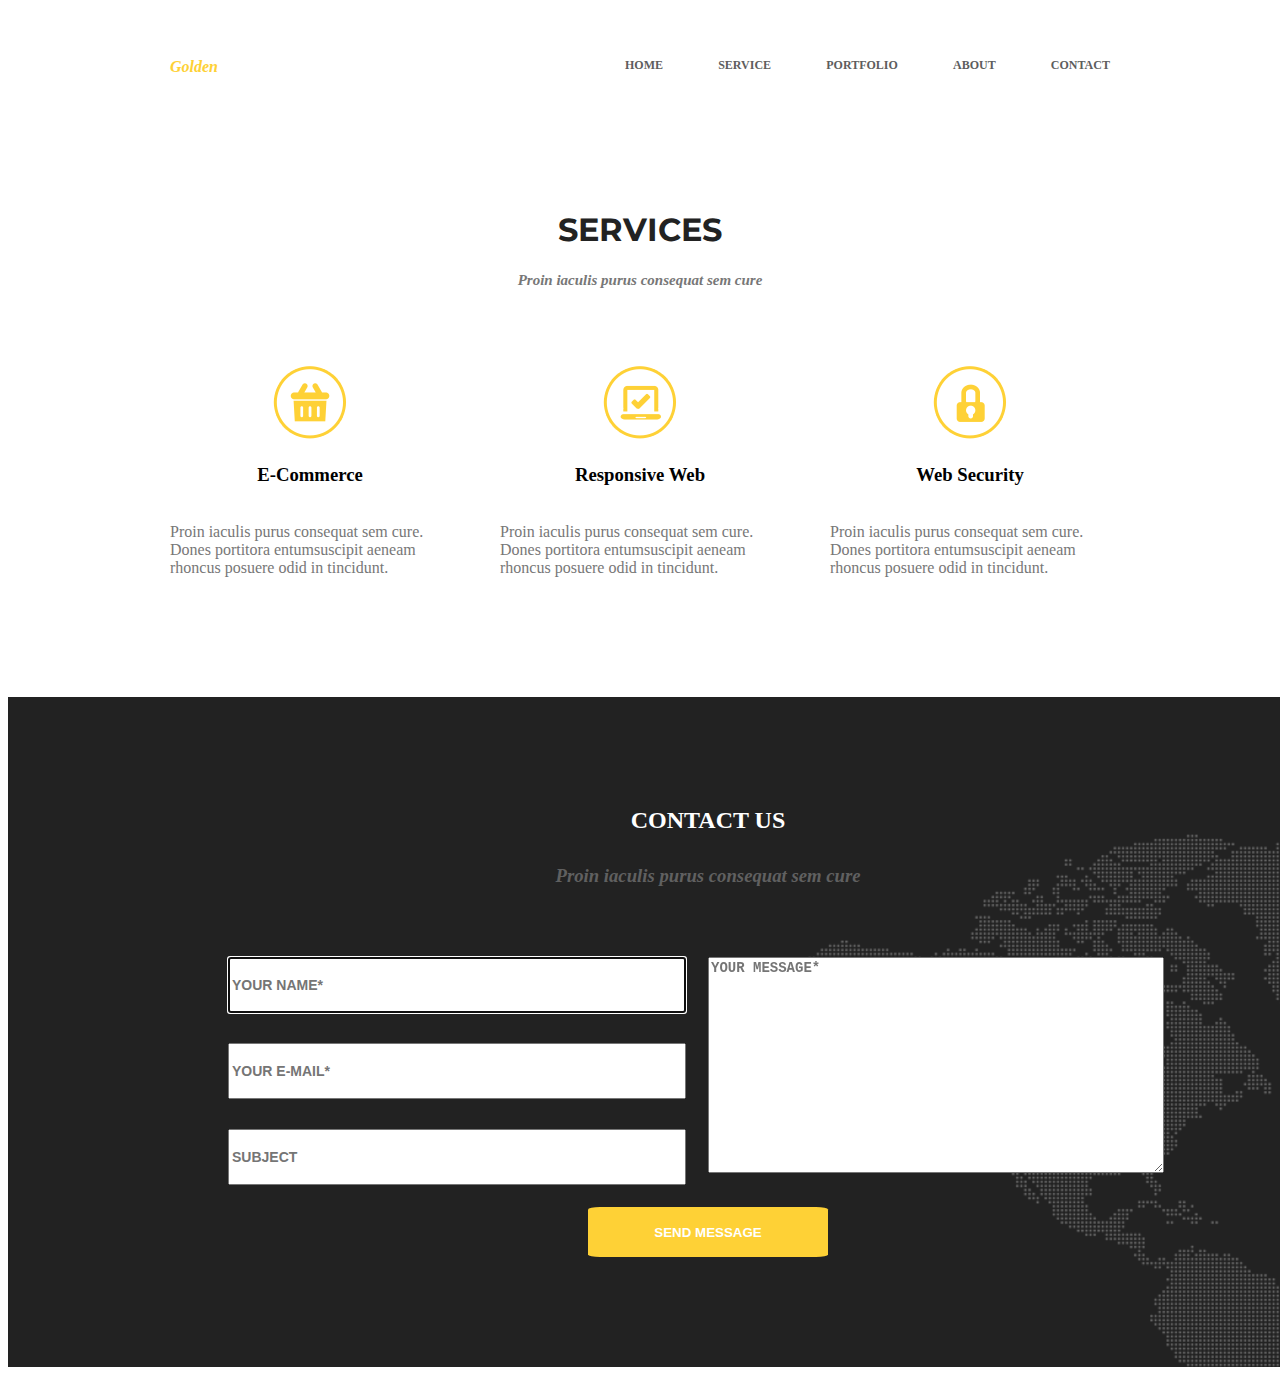
<file: module_7/index.html>
<!DOCTYPE html>
<html lang="en">
  <head>
    <meta charset="UTF-8" />
    <meta http-equiv="X-UA-Compatible" content="IE=edge" />
    <meta name="viewport" content="width= , initial-scale=1.0" />
    <link href="index.css" rel="stylesheet" type="text/css" />
    <link rel="preconnect" href="https://fonts.googleapis.com">
    <link rel="preconnect" href="https://fonts.gstatic.com" crossorigin>
    <link href="https://fonts.googleapis.com/css2?family=Anton&family=M+PLUS+1p:wght@300;400;700&family=Montserrat:wght@700&display=swap" rel="stylesheet"> 
    <title>Document</title>
  </head>

  <body>
    <header class="main-header">
      <a class="logo">Golden</a>
      <ul class="header-nav-list">
        <li class="header-nav-item"><a href="#home">HOME</a></li>
        <li class="header-nav-item"><a href="#service">SERVICE</a></li>
        <li class="header-nav-item"><a href="#portfolio">PORTFOLIO</a></li>
        <li class="header-nav-item"><a href="#about">ABOUT</a></li>
        <li class="header-nav-item"><a href="#contact">CONTACT</a></li>
      </ul>
    </header>

    <main class="main-content">
    
      <h2 class="title1">SERVICES</h2>
      <h3 class="title2">Proin iaculis purus consequat sem cure</h3>
      <ul class="main-nav-list">
        <li class="list">
          <div class="icon">
          <img class="circle" src="img/Circle-2.png" alt="">
          <img class="pin" src="img/Icon-Basket.png" alt="">
        </div>
          <h3>E-Commerce</h3>
          <p>Proin iaculis purus consequat sem cure. Dones portitora entumsuscipit aeneam rhoncus posuere odid in tincidunt.</p>
        </li>
        <li class="list">
          <div class="icon">
          <img class="circle" src="img/Circle-2.png" alt="">
          <img class="pin" src="img/Icon-Laptop.png" alt="">
        </div>
          <h3>Responsive Web</h3>
          <p>Proin iaculis purus consequat sem cure. Dones portitora entumsuscipit aeneam rhoncus posuere odid in tincidunt.</p>
        </li>
        <li class="list">
          <div class="icon">
          <img class="circle" src="img/Circle-2.png" alt="">
          <img class="pin" src="img/Icon-Locked.png" alt="">
        </div>
          <h3>Web Security</h3>
          <p>Proin iaculis purus consequat sem cure. Dones portitora entumsuscipit aeneam rhoncus posuere odid in tincidunt.</p>
        </li>
       </ul>
  
  <footer class="box">
    
    <form action="#" class="profile-form" method="get">
      <h2>CONTACT US</h2>
      <h3>Proin iaculis purus consequat sem cure</h3>
      <section class="section">
      
          <div class="form-send">
            <input
              type="text"
              placeholder="YOUR NAME*"
              autofocus
              name="user_name"
              required
            />
            <input
              type="email"
              placeholder="YOUR E-MAIL*"
              autofocus
              name="user_email"
              required
            />
            <input type="text" placeholder="SUBJECT" name="subject" />
          </div>
     
          <div class="text-send">
            <textarea
              name="description"
              placeholder="YOUR MESSAGE*"
              id=""
              cols="30"
              rows="10"
              required
            ></textarea>
         </div>
      </section>
      <button class="send" type="submit">SEND MESSAGE</button>
    </form>
  </footer>
</body>
</html>

<!--     
    <form action="#">
      <input type="text" name="my-name" placeholder="введи имя" required />
      <input type="submit" />
    </form> -->

<!-- <textarea
      name="textarea"
      id=""
      cols="30"
      rows="5"
      placeholder="Напишите здесь свой отзыв"
    ></textarea> -->

<!-- <label for="">
      <input
        type="password"
        name="mypass"
        placeholder="Введите пароль"
        maxlength="5"
        minlength="3"
        required
      />
    </label> -->

<!-- <label>
      <input
        type="email"
        name="my-email"
        size="42"
        placeholder="write yours email"
        required
      />
    </label> -->

<!-- <form class="db-label" action="#" method="GET">
      <h5>Выбирите один цвет:</h5>
      <label>
        red
        <input name="color" value="red" type="radio" />
      </label>
      <label for="">
        green
        <input name="color" value="green" checked type="radio" />
      </label>
      <input value="send" type="submit" />
    </form> -->

<!-- <label> выбирите дату <input type="date" name="mydate" /> </label>

    <label for=""
      >введите номер телефона
      <input type="tel" name="my-tel" maxlength="13" />
    </label>

    <label for="">
      введите число
      <input type="range" name="my-number" max="3.5" min="-3.5" step=".25" />
    </label> -->

<!-- <form action="">
      <section class="section">
        <h2>City</h2>
        <select name="city" id="">
          <option value="">Vinnitsia</option>
          <option value="">Kyev</option>
          <option value="">Odessa</option>
        </select>
      </section>
      <button type="submit">Sigh up</button>
      <button type="reset">Clear form</button>
    </form> -->

<!-- <form action="#" class="profile-form" method="get">
      <section class="section custom">
        <h2>Custom checkboxes</h2>
        <ul class="custom-list">
          <li>
            <input
              class="visually-hidden"
              type="checkbox"
              name="custom_check"
              id="custom_check_1"
            />
            <label for="custom_check_1">custom check 1</label>
          </li>
          <li>
            <input
              class="visually-hidden"
              type="checkbox"
              name="custom_check"
              id="custom_check_2"
            />
            <label for="custom_check_2">custom check 2</label>
          </li>
          <li>
            <input
              class="visually-hidden"
              type="checkbox"
              name="custom_check"
              id="custom_check_3"
            />
            <label for="custom_check_3">custom check 3</label>
          </li>
        </ul>
      </section> -->
</file>
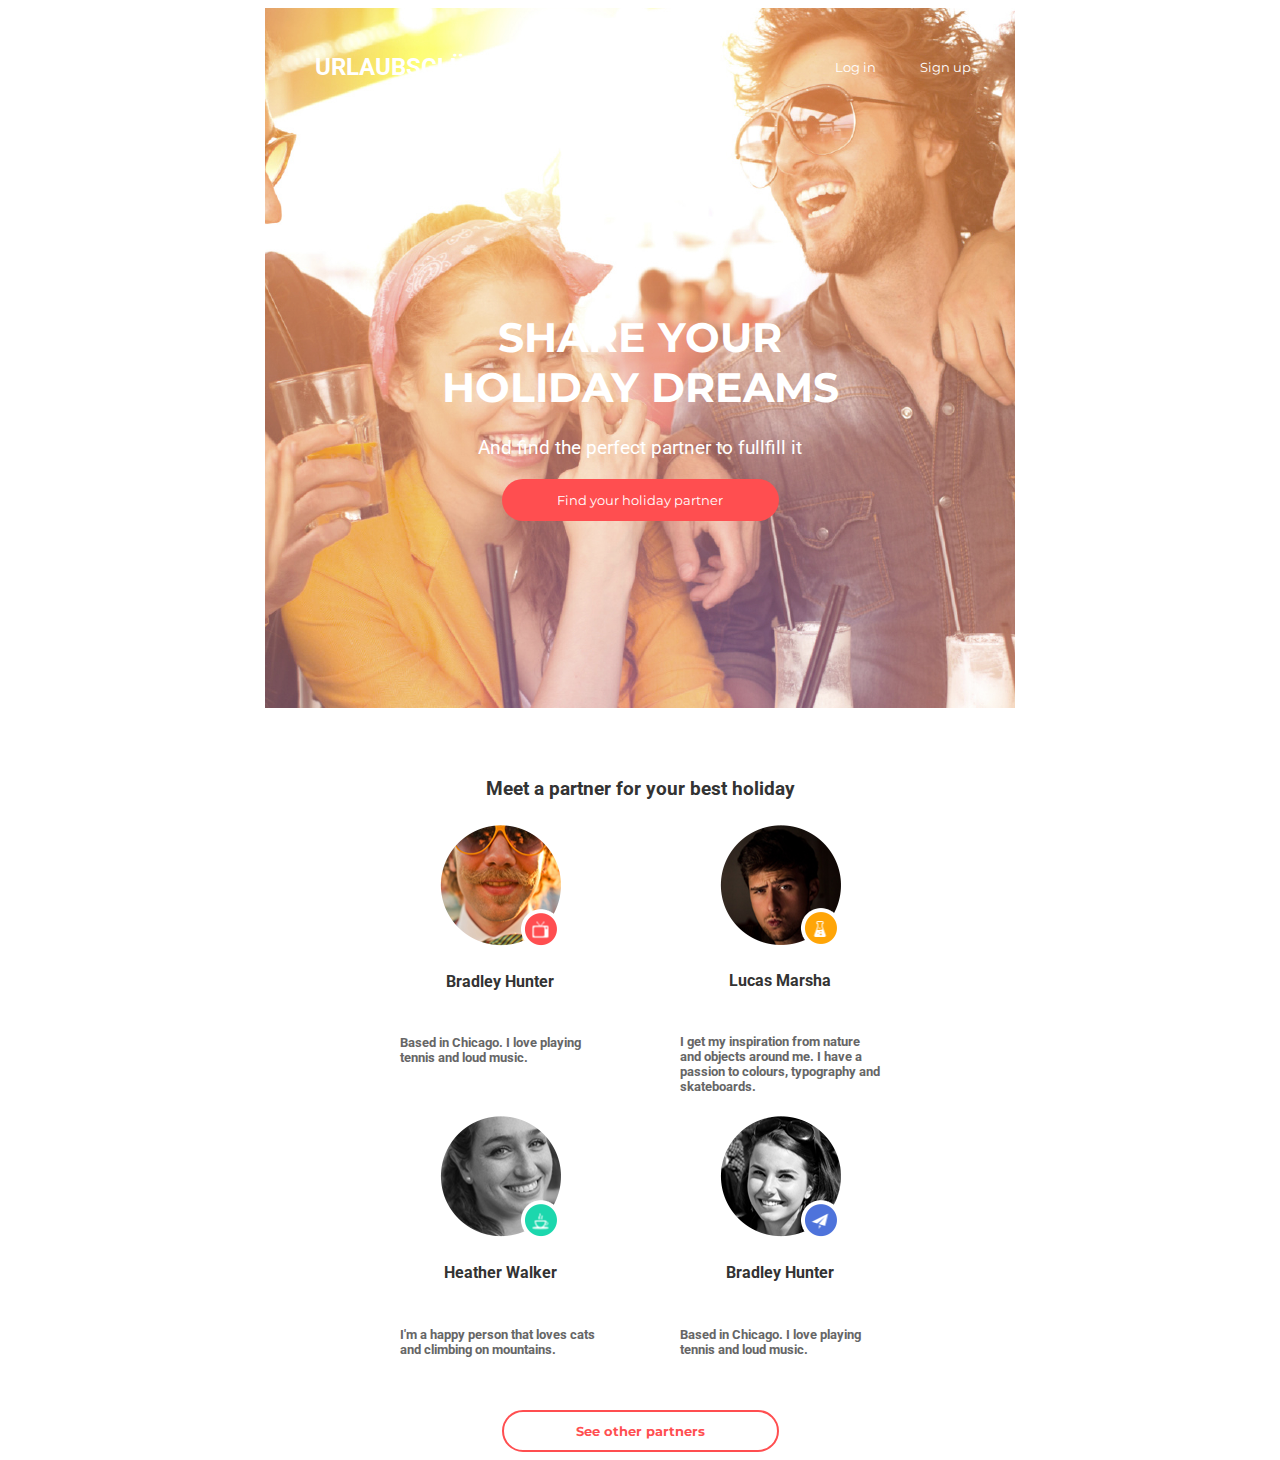
<file: module_8/index.html>
<!DOCTYPE html>
<html lang="en">
  <head>
    <meta charset="UTF-8" />
    <meta name="vieport" content="width=device-width, intial-scale=1.0" />
    <meta http-equiv="X-UA-Compatible" content="IE=edge" />
    <meta name="viewport" content="width=device-width, initial-scale=1.0" />
    <link href="index.css" rel="stylesheet" type="text/css" />
    <link rel="preconnect" href="https://fonts.googleapis.com" />
    <link rel="preconnect" href="https://fonts.gstatic.com" crossorigin />
    <link
      href="https://fonts.googleapis.com/css2?family=Anton&family=M+PLUS+1p:wght@300;400;700&family=Montserrat:wght@400;700&display=swap"
      rel="stylesheet"
    />
    <link rel="preconnect" href="https://fonts.googleapis.com" />
    <link rel="preconnect" href="https://fonts.gstatic.com" crossorigin />
    <link
      href="https://fonts.googleapis.com/css2?family=Anton&family=M+PLUS+1p:wght@300;400;700&family=Montserrat:wght@400;700&family=Roboto:wght@300;400&display=swap"
      rel="stylesheet"
    />
    <title>Document</title>
  </head>
  <body>
    <div class="box">
    <header>
      
      <ul class="header-nav-list">
        <li><button class="header-nav-item" href="#log in">Log in</button></li>
        <li><button class="header-nav-item" href="#sign up">Sign up</button></li>
        </ul>
      <h2 class="title_main">URLAUBSGLÜCK</h2>
    </header>
    <main>
      
      <h2 class="title_page">SHARE YOUR HOLIDAY DREAMS</h2> 
      
      <h3 class="title_sub">And find the perfect partner to fullfill it</h3>
      <button class="red-but">Find your holiday partner</button>
    </div>
      <h3 class="title_team">Meet a partner for your best holiday</h3>
      <ul class="team_list">
        <li class="list-item">
          <div class="people">
          <img class="photo" src="img/layer_1.png" alt="">
          <div class="circle">
            <img class="color" src="img/red_tv.png" alt="">
          <img class="pin" src="img/tv.png" alt="">
        </div>
      </div>
          <h4 class="name">Bradley Hunter</h4>
          <h5 class="about">Based in Chicago. I love playing tennis and loud music.</h5>
        </li>
        <li class="list-item">
          <div class="people">
          <img class="photo" src="img/layer_2.png" alt="">
          <div class="circle">
            <img class="color"src="img/yellow_bottle.png" alt="">
          <img class="pin" src="img/bottle.png" alt="">
        </div>
      </div>
          <h4 class="name">Lucas Marsha</h4>
          <h5 class="about">I get my inspiration from nature and objects around me. I have a passion to colours, typography and skateboards.</h5>
        </li>
        <li class="list-item">
          <div class="people">
          <img  class="photo"src="img/layer_3.png" alt="">
          <div class="circle">
            <img class="color" src="img/green_coffe.png" alt="">
          <img class="pin" src="img/coffe.png" alt="">
        </div>
      </div>
          <h4 class="name">Heather Walker</h4>
          <h5 class="about">I'm a happy person that loves cats and climbing on mountains.</h5>
        </li>
        <li class="list-item">
          <div class="people">
          <img  class="photo" src="img/layer_4.png" alt="">
          <div class="circle">
            <img class="color" src="img/blue_email.png" alt="">
          <img class="pin" src="img/email.png" alt=""> 
          </div>
        </div>
          <h4 class="name">Bradley Hunter</h4>
          <h5 class="about">Based in Chicago. I love playing tennis and loud music.</h5>
        </li>

      </ul>
    </main>
    <footer><button class="more">See other partners</button></footer>
  </body>
</html>
</file>
<file: module_7/index.css>
/* .custom-list label {
  outline: 1px solid #212121;
  display: flex;
  align-items: center;
  cursor: pointer;
}

.custom-list label::before {
  display: inline-block;
  content: "";
  width: 15px;
  height: 15px;
  border: 2px solid #212121;
  margin-right: 10px;
  border-radius: 50%;
}

.custom-list input[type="checkbox"]:checked + label::before {
  background-color: brown;
}

textarea {
  resize: none;
} */

.main-header {
  padding-top: 50px;
  width: 940px;
  margin: 0 auto;
  list-style: none;
  justify-content: space-between;
  display: flex;
  padding-bottom: 127px;
}

.logo {
  color: #fed136;
  font-weight: bold;
  height: 25px;
  font-style: italic;
}

.header-nav-list {
  list-style: none;
  font-size: 12px;
  color: #5d5d5d;
  margin: 0;
  display: flex;
  flex-direction: row;
  justify-content: space-between;
  width: 485px;
}
.header-nav-list a {
  text-decoration: none;
  color: #5d5d5d;
  font-weight: bold;
  position: relative;
}

.header-nav-list a::after {
  display: block;
  content: "";

  height: 2px;
  position: absolute;
  background-color: #fed136;
  width: 0;
  transition: width 0.2s ease-in-out;
}

.header-nav-item a:hover::after {
  display: block;
  width: 100%;
}

.header-nav-item a:hover {
  color: #fed136;
  text-decoration: none;
  margin: 0;
}

.title1 {
  list-style: none;
  font-size: 32px;
  color: #222222;
  text-align: center;
  padding-top: 0;
  padding-bottom: 23px;
  position: relative;
  margin: 0 auto;
}

.title2 {
  list-style: none;
  font-size: 15px;
  color: #777777;
  text-align: center;
  padding-bottom: 77px;
  margin: 0 auto;
  font-style: italic;
}

.main-nav-list {
  list-style: none;
  margin: 0 auto;
  display: flex;
  flex-wrap: wrap;
  width: 940px;
  padding: 0;
}

.main-nav-list p {
  color: #777777;
  width: 280px;
  display: flex;

  justify-content: center;
  padding-top: 0;
  margin-bottom: 120px;
}

.main-nav-list h3 {
  margin: 0 auto;
  padding-top: 25px;
  padding-bottom: 21px;
  display: flex;

  justify-content: center;
}

.pin {
  position: absolute;
}

.icon {
  align-items: center;
  margin: 0 auto;
  display: flex;
  justify-content: center;
}

.list:not(:last-child) {
  padding-right: 50px;
}

.box {
  background-color: #222222;
  width: 1400px;
  margin: 0 auto;
  background-image: url("img/Map\ Image.png");
  background-repeat: no-repeat;
  background-position: right bottom;
  padding-bottom: 110px;
}

.profile-form h2 {
  color: white;
  font-weight: bold;
  height: 33px;
  padding-bottom: 25px;
  padding-top: 0;
  margin: 0 auto;
}

.profile-form h3 {
  color: #606060;
  height: 12px;
  margin: 0 auto;
  font-style: italic;
  padding-bottom: 80px;
  padding-top: 0;
}

.profile-form {
  margin: 0 auto;
  padding-top: 110px;
  text-align: center;
  position: relative;
}

.section {
  width: 940px;
}

.send {
  border: none;
  padding: 0;
  cursor: pointer;

  width: 240px;
  height: 50px;
  background-color: #fed136;
  text-align: center;
  color: white;
  font-weight: bold;
  margin-bottom: 110px;
  top: 30px;
  margin: 0 auto;
  border-radius: 5%;
}
.form-send {
  list-style: none;
  height: 210px;
  text-align: center;
  width: 450px;
  padding-left: 220px;
}

.text-send {
  display: inline-block;
  width: 450px;
  margin-bottom: 30px;
}

.section {
  justify-content: space-between;
  display: flex;
}

input[type="submit"]:hover {
  box-shadow: var(--black-alfa1);
  background-color: var(--wr-light-color);
  cursor: pointer;
}

input {
  font-size: 14px;
  width: 450px;
  height: 50px;
  font-weight: bold;
  color: #bbbbbb;
  margin-bottom: 30px;
  margin-right: 30px;
}

textarea {
  font-size: 14px;
  width: 450px;
  height: 210px;
  font-weight: bold;
  color: #bbbbbb;
  margin-left: 30px;
}

.title1 {
  font-family: "Montserrat", sans-serif;
}
</file>
<file: module_8/index.css>
/* @media (min-width: 700px) {
  body {
    background-color: aquamarine;
  }
} */

/* От и до
@media (min-width: 400px) and (max-width: 768px) {
  body {
    background-color: teal;
    font-size: 40px;
  }
} */

/* До и от */
/* @media (max-width: 600px), (min-width: 800px) {
  html {
    background: red;
  }
} */

/* НЕ использовать в промежутке  */
/* @media not all and (max-widht: 600px) {
  html {
    background: red;
  }
} */

/* @media screen and (max-width: 700px) {
  body {
    background-color: aquamarine;
  }
} */

/* @media screen and (orientation: portrait) {
  body {
    background-color: rebeccapurple;
  }
}

@media screen and (orientation: landscape) {
  body {
    background-color: rgb(0, 128, 19);
  }
} */

/* font-family: "Montserrat", sans-serif;

font-family: "Roboto", sans-serif; */

.header-nav-list {
  width: 155px;
  display: flex;
  justify-content: space-between;
  margin: 0;
  padding: 0;
  list-style: none;
}
header {
  display: flex;
  flex-direction: column;

  align-items: center;
}
.header-nav-item {
  color: #ffffff;
  background: none;
  text-align: center;

  font-family: "Montserrat", sans-serif;
  list-style: none;

  padding: 0;
  cursor: pointer;
  border: 2px solid transparent;
  border-color: none;
  border-radius: 30px;

  height: 38px;
  width: 90px;
}

.header-nav-item:hover {
  border-color: #ffffff;
  border-radius: 30px;
  text-decoration: none;
  cursor: pointer;
  border: 2px solid;

  height: 38px;
  width: 90px;

  padding: 0;
}

.box {
  background-color: #ffffff;
  width: 320px;
  height: 540px;
  margin: 0 auto;
  background-image: url("img/header-photo.png");
  background-repeat: no-repeat;
  padding: 0;
}

.title_main {
  font-family: "Roboto", sans-serif;

  margin: 0;
  color: #ffffff;
  padding-top: 120px;
  text-align: center;
}

.title_page {
  font-family: "Montserrat", sans-serif;
  margin: 0 auto;
  color: #ffffff;
  margin-top: 38px;
  text-align: center;
  width: 227px;
  font-weight: 400;
}

.title_sub {
  font-family: "Roboto", sans-serif;
  margin: 0 auto;
  color: #ffffff;
  margin-top: 23px;
  margin-bottom: 20px;
  text-align: center;
  width: 215px;
  font-weight: 400;
}

.red-but {
  border: none;
  color: #ffffff;
  background-color: #ff4e50;
  text-align: center;
  border-radius: 30px;
  font-family: "Montserrat", sans-serif;
  list-style: none;
  padding: 0;
  margin: 0 auto;
  height: 42px;
  width: 277px;
  cursor: pointer;
  display: block;
}

.red-but:hover {
  cursor: pointer;
}

.title_team {
  font-family: "Roboto", sans-serif;
  font-weight: 400;
  margin: 0 auto;
  color: #333333;
  margin-top: 70px;
  text-align: center;
  width: 210px;
}

.team_list {
  width: 230px;
  margin: 0 auto;
  margin-top: 25px;
  padding: 0 10px;
  padding: 0;
  list-style: none;
  font-family: "Roboto", sans-serif;
  font-weight: 400;
}
.list-item {
  display: flex;
  flex-direction: column;
  align-items: center;
}
.name {
  color: #333333;
  margin-top: 22px;
  margin-bottom: 22px;
}
.about {
  color: #666666;
}

.more {
  border: 2px solid;
  background-color: #ffffff;

  color: #ff4e50;
  border-color: #ff4e50;
  text-align: center;
  border-radius: 30px;
  font-family: "Montserrat", sans-serif;
  font-weight: 400;
  list-style: none;
  padding: 0;
  margin: 0 auto;
  margin-top: 31px;
  height: 42px;
  width: 277px;
  cursor: pointer;
  display: block;
}
.people {
  position: relative;
  width: max-content;
}

.circle {
  position: absolute;
  right: 0;
  bottom: 0;
  width: 41px;
  height: 41px;
}
.color {
  z-index: 2;
}

.pin {
  z-index: 3;
  position: absolute;
  left: 50%;
  top: 50%;
  transform: translate(-50%, -50%);
}

@media screen and (min-width: 750px) {
  .box {
    background-image: url("img/header-photo-tablet.png");
    width: 750px;
    height: 700px;
  }

  .team_list {
    display: flex;
    justify-content: space-between;
    flex-wrap: wrap;
    width: 480px;
  }

  .list-item {
    width: 200px;
  }
  .title_main {
    width: 175px;

    padding-top: 0;
  }
  .title_page {
    font-weight: 700;
    width: 480px;
    margin-top: 226px;
    margin-bottom: 25px;
    font-size: 41px;
  }

  .title_team {
    width: 400px;
    font-weight: bold;
  }

  .title_sub {
    width: 400px;
  }
  .more {
    font-weight: bold;
  }
  header {
    flex-direction: row-reverse;
    justify-content: space-between;
    align-items: center;
    padding: 40px 50px 0;
  }
}

@media screen and (min-width: 1400px) {
  .box {
    background-image: url("img/header-photo-descopt.png");
    width: 1400px;
    height: 700px;
  }
  .team_list {
    width: 940px;
  }

  header {
    padding: 40px 250px 0;
  }
  .about {
    margin: 0;
    padding: 0;
  }
}
</file>
